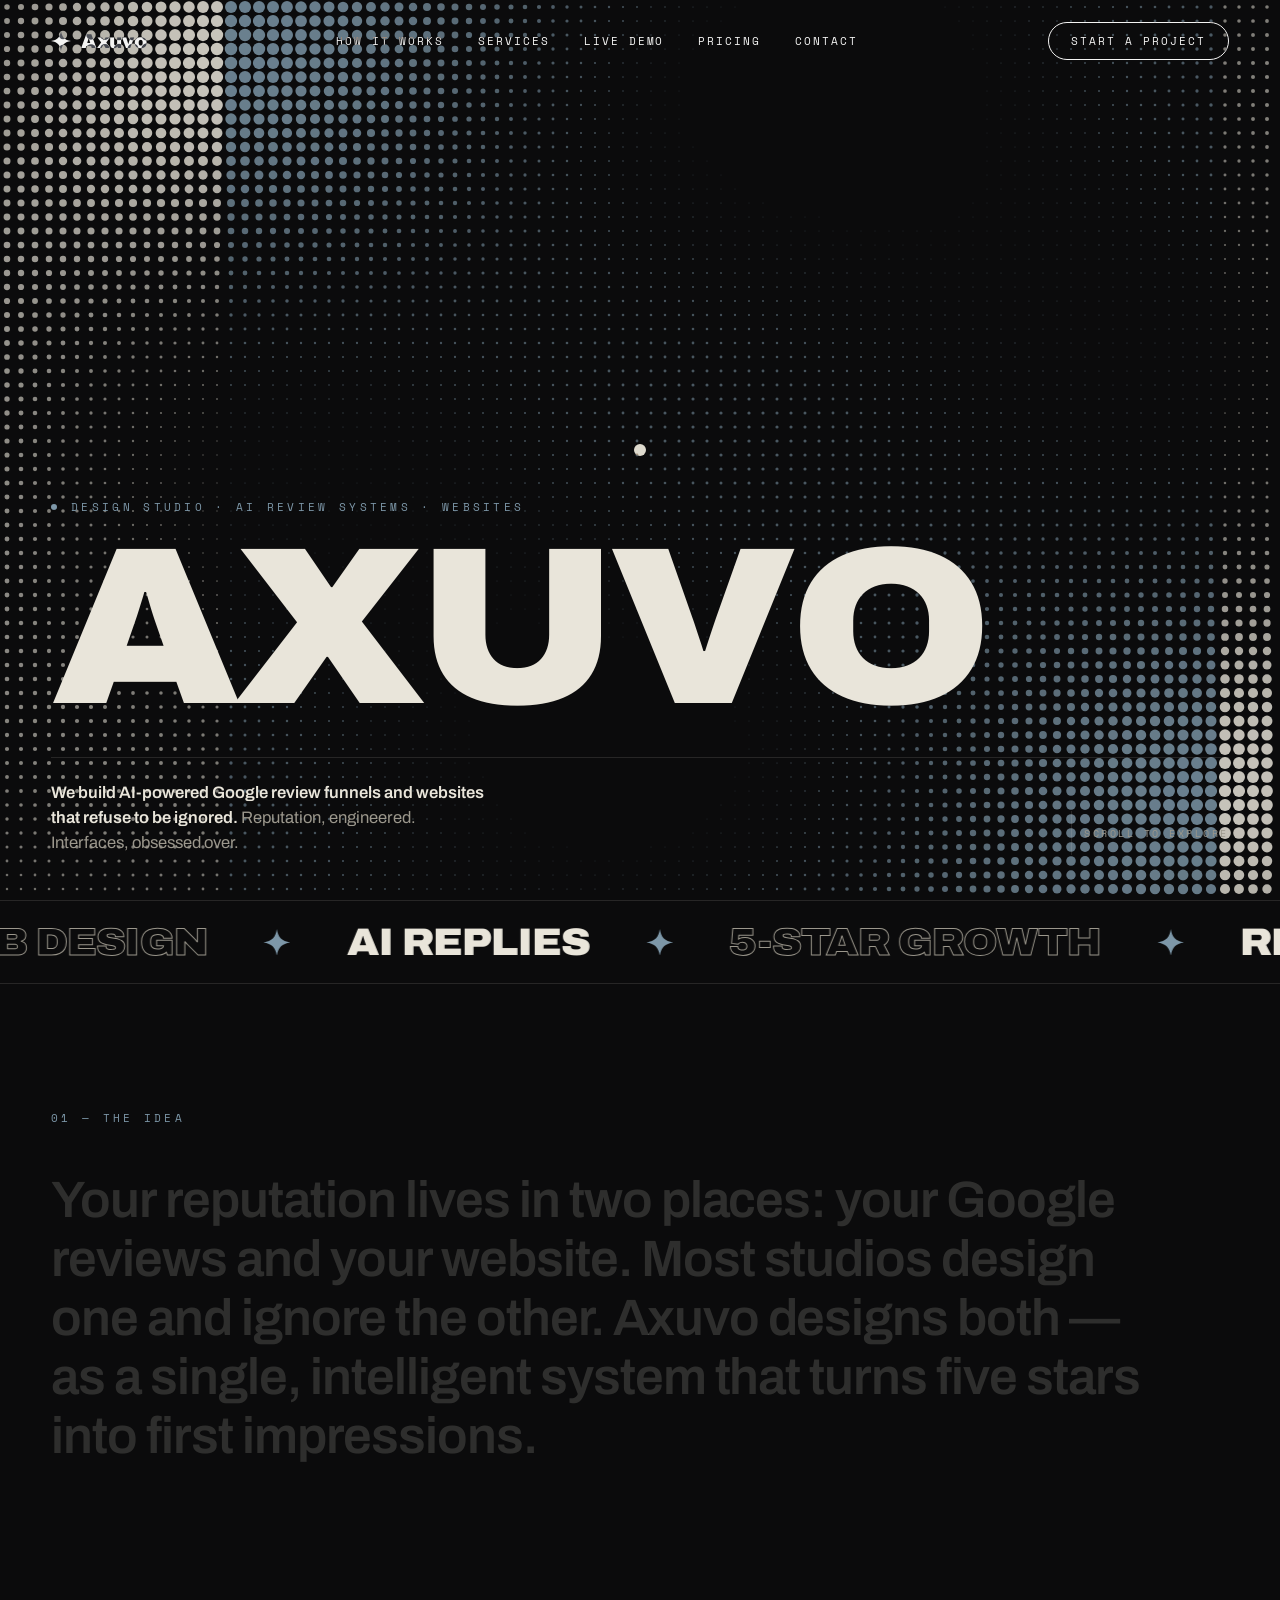
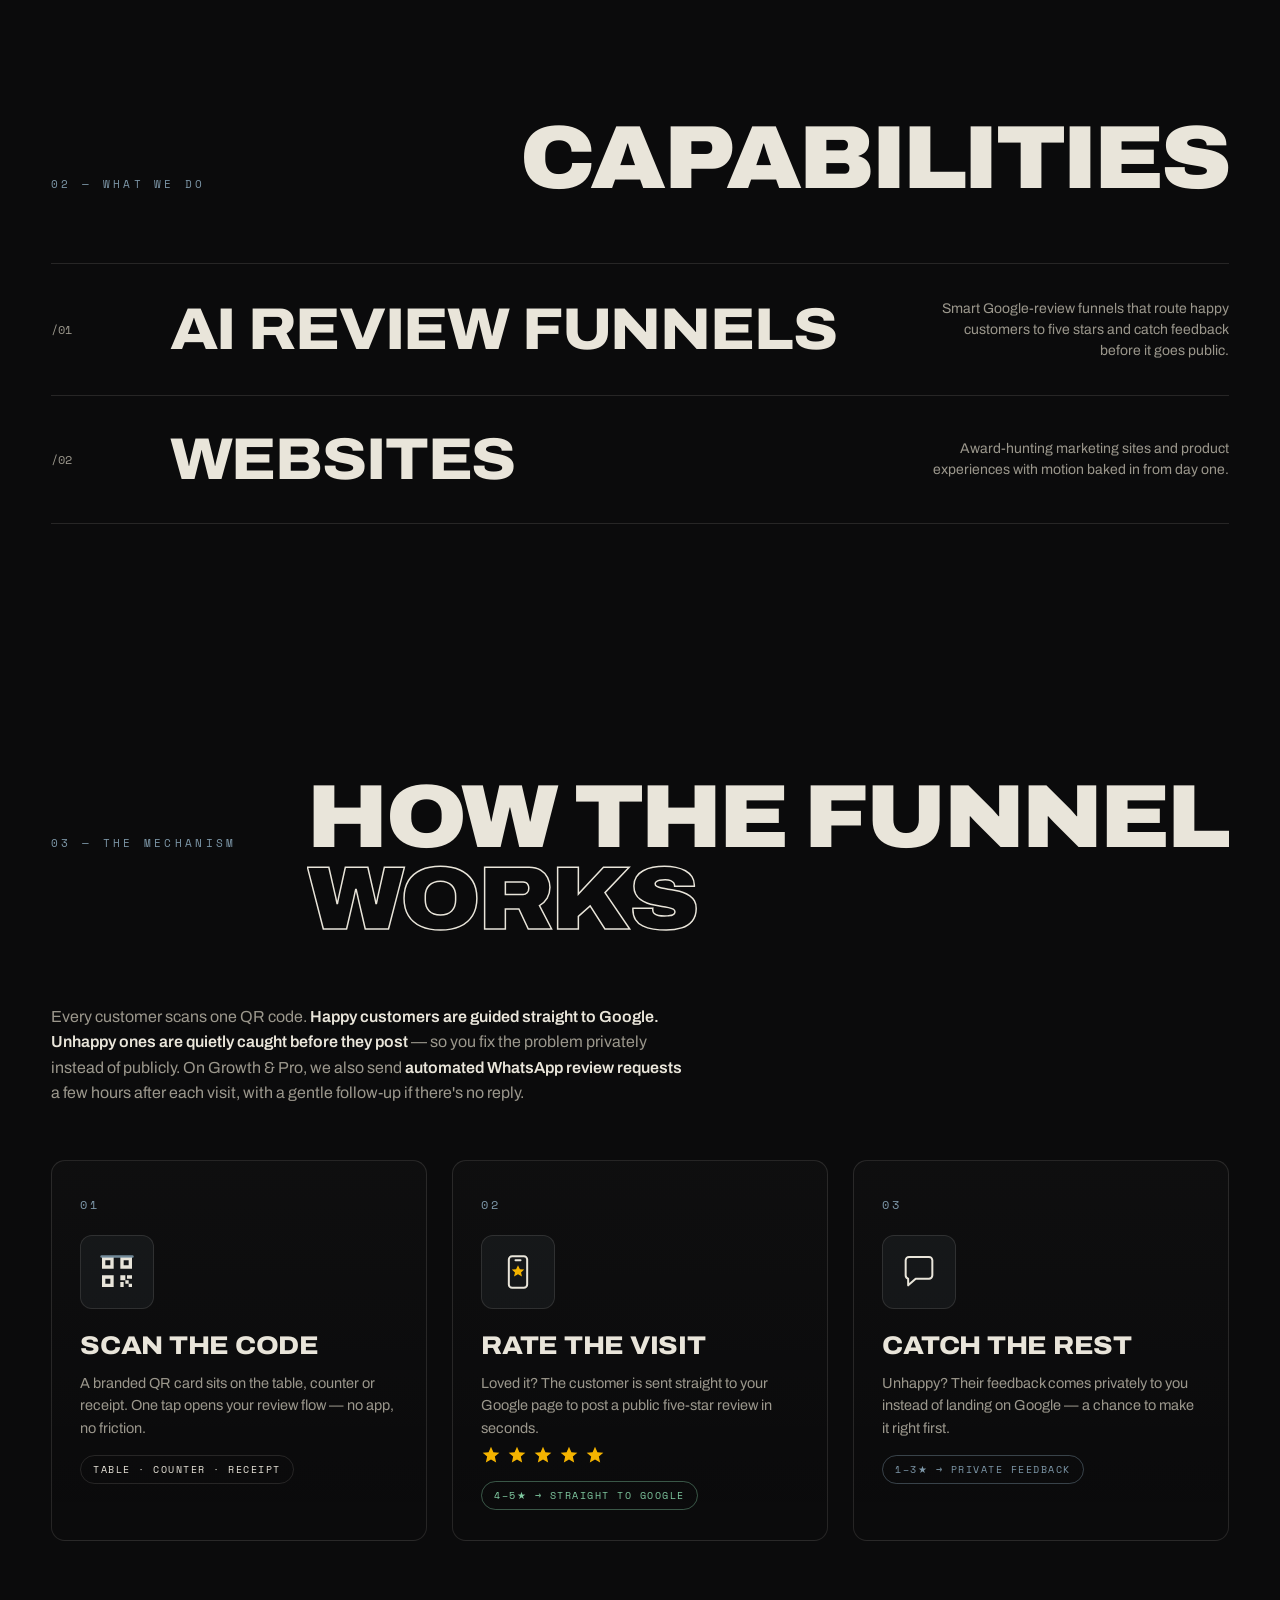
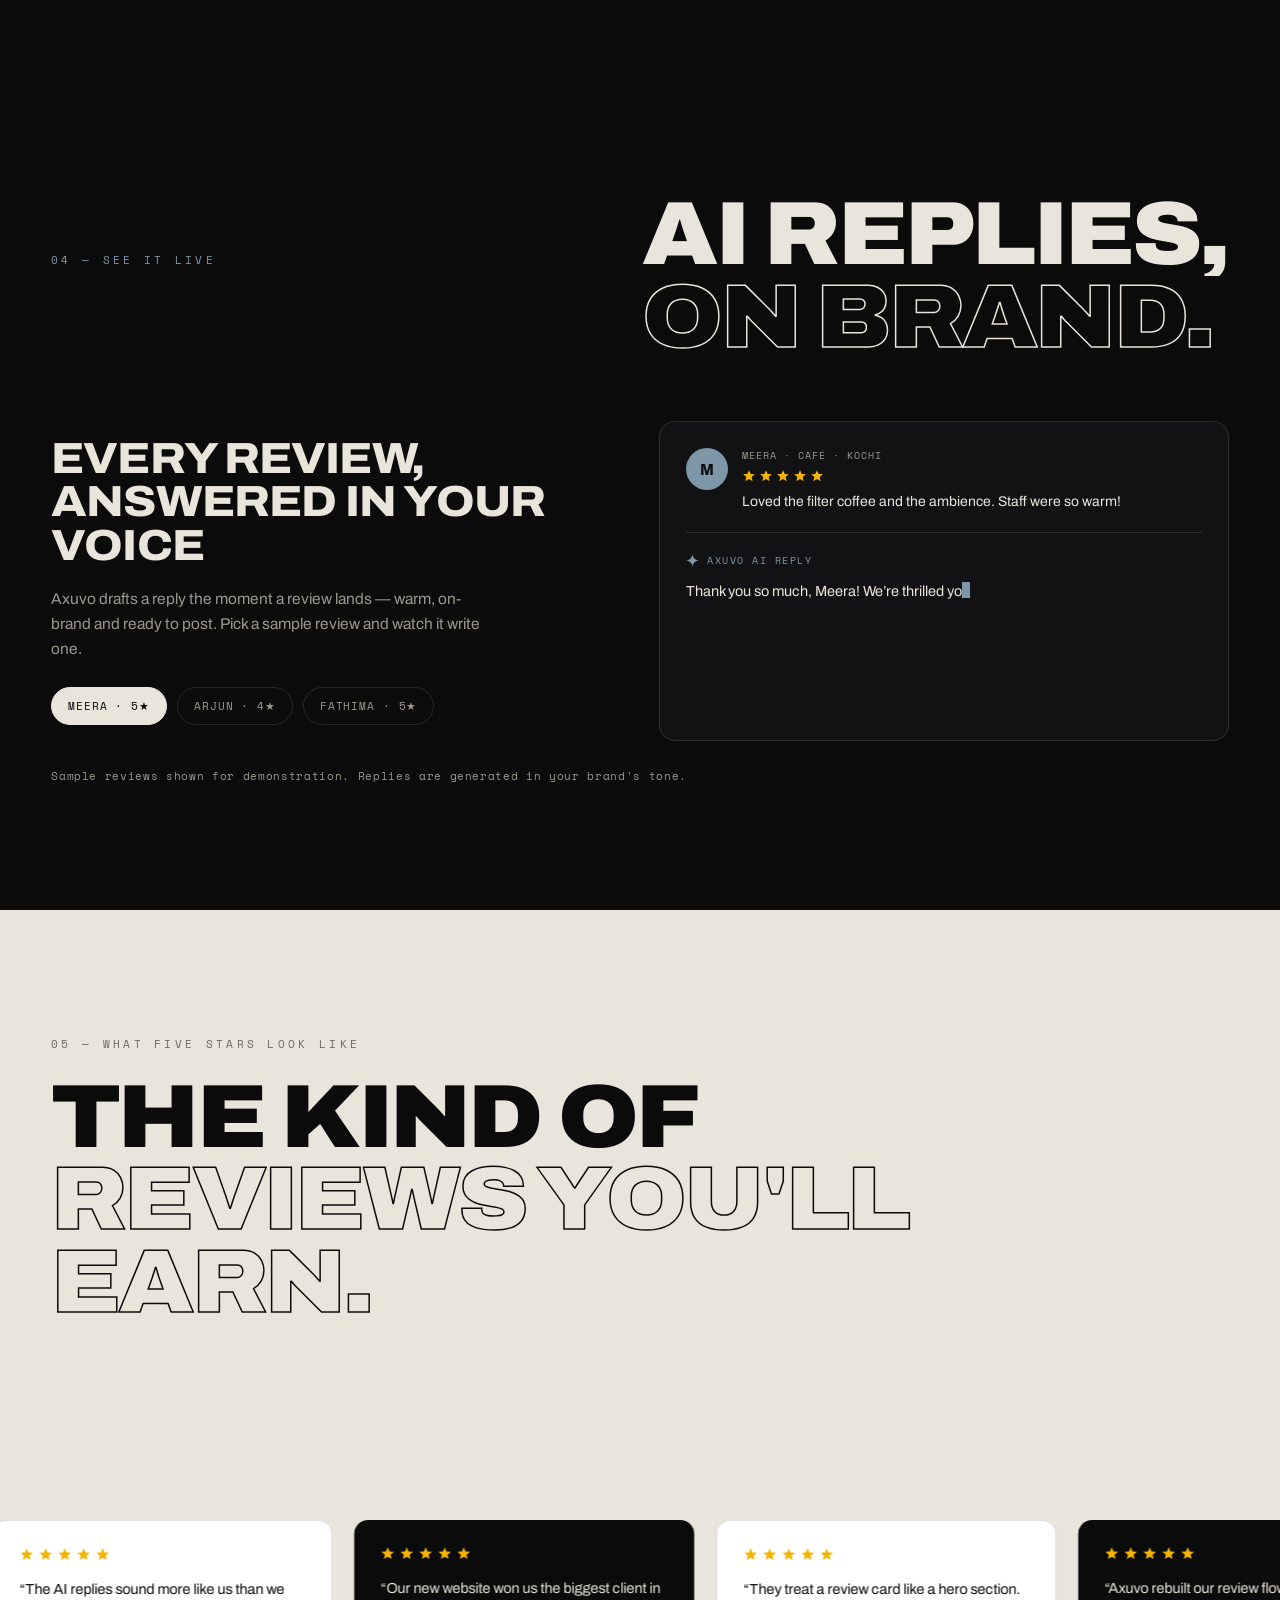
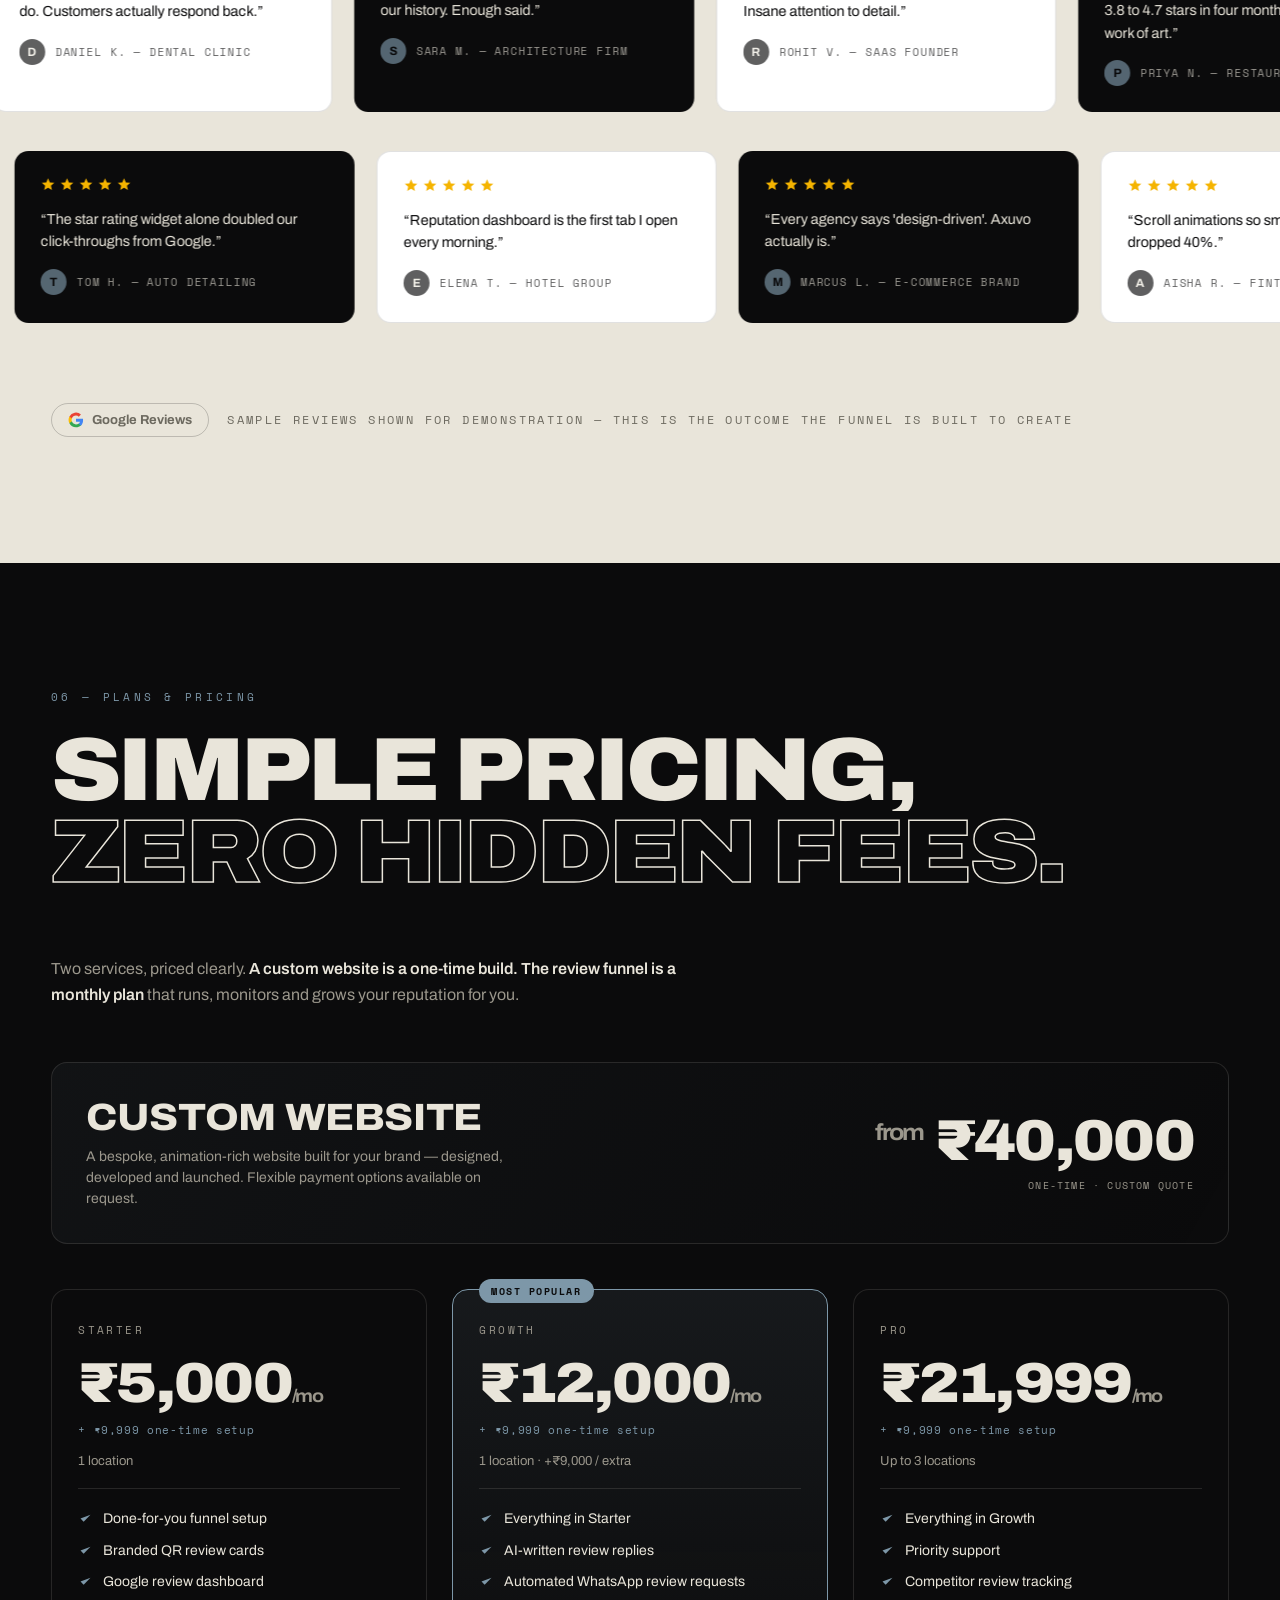
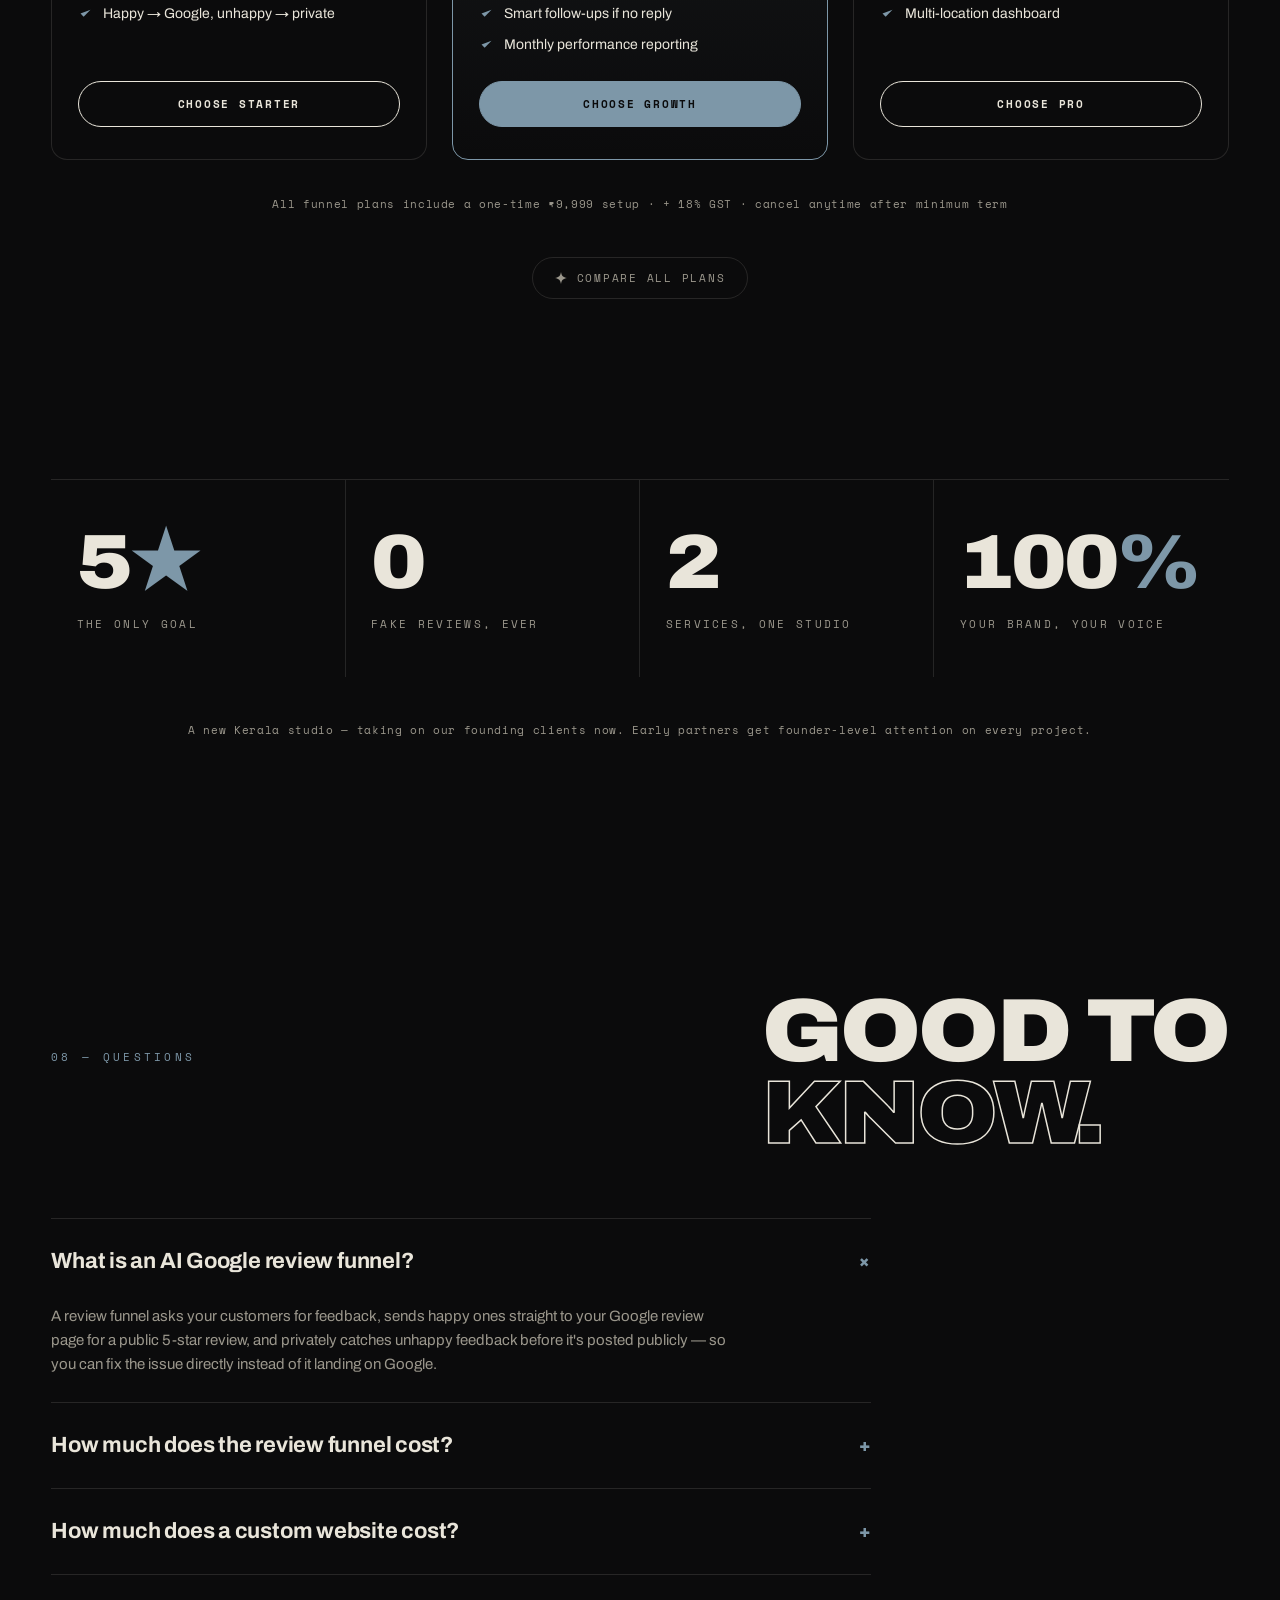
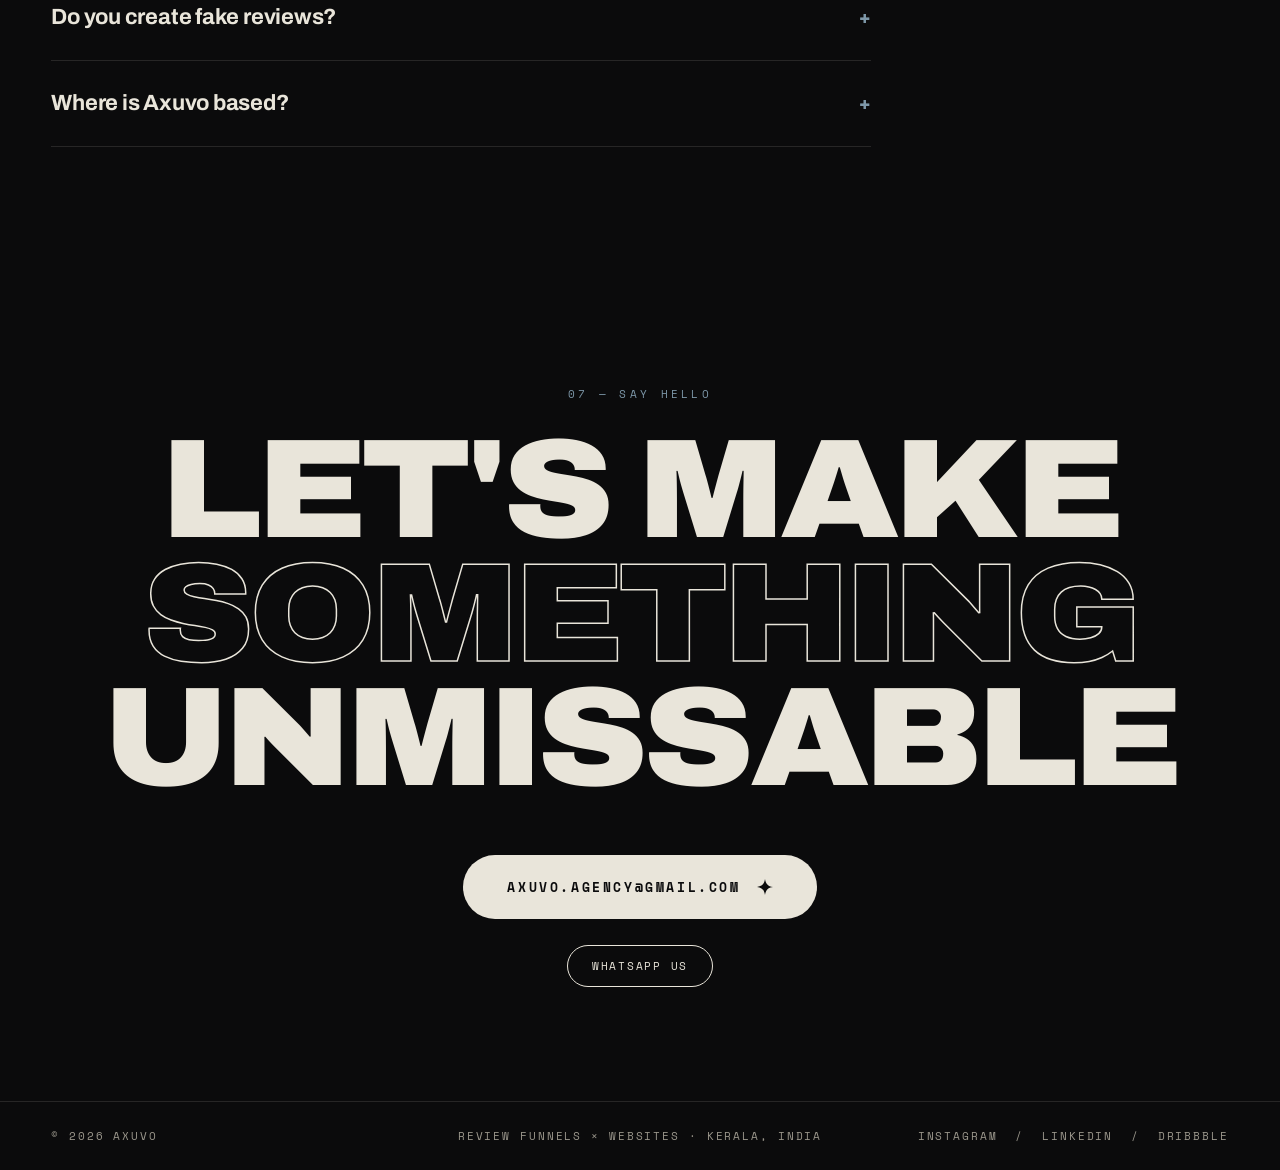
<file: axuvo-live/index.html>
<!DOCTYPE html>
<html lang="en">
<head>
<meta charset="UTF-8">
<meta name="viewport" content="width=device-width, initial-scale=1.0">

<!-- ===== Primary SEO ===== -->
<title>Axuvo — AI Google Review Funnels & Custom Websites | Kerala, India</title>
<meta name="description" content="Axuvo is a Kerala design studio building AI-powered Google review funnels and custom websites for local businesses. Turn happy customers into 5-star reviews, automatically.">
<meta name="keywords" content="Google review funnel, AI review management, get more Google reviews, review automation Kerala, custom website design Kerala, reputation management India, 5 star review system">
<meta name="author" content="Axuvo">
<meta name="robots" content="index, follow, max-image-preview:large">
<link rel="canonical" href="https://axuvo.in/">

<!-- ===== Geo (local SEO) ===== -->
<meta name="geo.region" content="IN-KL">
<meta name="geo.placename" content="Kerala, India">

<!-- ===== Open Graph (WhatsApp / LinkedIn / Facebook previews) ===== -->
<meta property="og:type" content="website">
<meta property="og:site_name" content="Axuvo">
<meta property="og:title" content="Axuvo — AI Google Review Funnels & Custom Websites">
<meta property="og:description" content="A Kerala studio building AI-powered Google review funnels and custom websites. Turn happy customers into 5-star reviews, automatically.">
<meta property="og:url" content="https://axuvo.in/">
<meta property="og:image" content="https://axuvo.in/assets/og-image.png">
<meta property="og:image:width" content="1200">
<meta property="og:image:height" content="630">
<meta property="og:locale" content="en_IN">

<!-- ===== Twitter / X card ===== -->
<meta name="twitter:card" content="summary_large_image">
<meta name="twitter:title" content="Axuvo — AI Google Review Funnels & Custom Websites">
<meta name="twitter:description" content="A Kerala studio building AI-powered Google review funnels and custom websites. Turn happy customers into 5-star reviews, automatically.">
<meta name="twitter:image" content="https://axuvo.in/assets/og-image.png">

<!-- ===== Favicon ===== -->
<link rel="icon" type="image/svg+xml" href="/favicon.svg">
<link rel="icon" type="image/png" href="/assets/favicon.png">
<link rel="apple-touch-icon" href="/assets/favicon.png">
<meta name="theme-color" content="#0b0b0c">

<!-- ===== Fonts & styles ===== -->
<link rel="preconnect" href="https://fonts.googleapis.com">
<link rel="preconnect" href="https://fonts.gstatic.com" crossorigin>
<link href="https://fonts.googleapis.com/css2?family=Archivo:wdth,wght@62..125,100..900&family=Space+Mono:wght@400;700&display=swap" rel="stylesheet">
<link rel="stylesheet" href="css/styles.css">

<!-- ===== FAQ section styles (self-contained, appended section only) ===== -->
<style>
.faq-list{max-width:820px}
.faq-item{border-top:1px solid var(--line)}
.faq-item:last-child{border-bottom:1px solid var(--line)}
.faq-item summary{
  list-style:none;cursor:none;padding:26px 0;display:flex;justify-content:space-between;align-items:center;gap:20px;
  font-weight:700;font-size:clamp(17px,2vw,22px);letter-spacing:-.01em;color:var(--bone);transition:color .3s;
}
.faq-item summary::-webkit-details-marker{display:none}
.faq-item summary::after{content:'+';font-family:var(--font-m);font-size:22px;color:var(--steel);flex:none;transition:transform .35s}
.faq-item[open] summary::after{transform:rotate(45deg)}
.faq-item summary:hover{color:var(--steel)}
.faq-item p{padding:0 0 26px;max-width:680px;font-size:15px;line-height:1.6;color:var(--bone-dim);animation:faqIn .4s ease}
@keyframes faqIn{from{opacity:0;transform:translateY(-6px)}to{opacity:1;transform:none}}
@media(hover:none){.faq-item summary{cursor:pointer}}
</style>

<!-- ===== Structured data: business (helps Google & AI cite you) ===== -->
<script type="application/ld+json">
{
  "@context": "https://schema.org",
  "@type": "ProfessionalService",
  "name": "Axuvo",
  "description": "Axuvo builds AI-powered Google review funnels and custom websites for local businesses in Kerala, India.",
  "url": "https://axuvo.in",
  "email": "axuvo.agency@gmail.com",
  "telephone": "+91-8590954151",
  "areaServed": { "@type": "State", "name": "Kerala" },
  "address": { "@type": "PostalAddress", "addressRegion": "Kerala", "addressCountry": "IN" },
  "sameAs": [
    "https://www.instagram.com/axuvo.agency",
    "https://www.linkedin.com/in/axuvo-agency-561063420",
    "https://dribbble.com/axuvo"
  ],
  "makesOffer": [
    {
      "@type": "Offer",
      "itemOffered": { "@type": "Service", "name": "AI Google Review Funnel", "description": "Automated Google review funnel that routes happy customers to 5-star reviews and catches negative feedback privately." },
      "priceSpecification": { "@type": "PriceSpecification", "priceCurrency": "INR", "price": "5000", "unitText": "per month" }
    },
    {
      "@type": "Offer",
      "itemOffered": { "@type": "Service", "name": "Custom Website Design", "description": "Bespoke, animation-rich websites built for local businesses." },
      "priceSpecification": { "@type": "PriceSpecification", "priceCurrency": "INR", "price": "40000" }
    }
  ]
}
</script>
<script type="application/ld+json">
{ "@context": "https://schema.org", "@type": "WebSite", "name": "Axuvo", "url": "https://axuvo.in" }
</script>
<script type="application/ld+json">
{
  "@context": "https://schema.org",
  "@type": "FAQPage",
  "mainEntity": [
    { "@type": "Question", "name": "What is an AI Google review funnel?",
      "acceptedAnswer": { "@type": "Answer", "text": "A review funnel is a system that asks your customers for feedback, sends happy ones straight to your Google review page for a public 5-star review, and privately catches unhappy feedback before it is posted publicly — so you can fix the issue directly." } },
    { "@type": "Question", "name": "How much does Axuvo's review funnel cost?",
      "acceptedAnswer": { "@type": "Answer", "text": "Axuvo's review funnel starts at ₹5,000 per month (Starter), with Growth at ₹12,000 per month and Pro at ₹21,999 per month for up to 3 locations. Each plan includes a one-time ₹9,999 setup fee." } },
    { "@type": "Question", "name": "How much does a custom website from Axuvo cost?",
      "acceptedAnswer": { "@type": "Answer", "text": "Custom websites start from ₹40,000 as a one-time build. Flexible payment options are available on request." } },
    { "@type": "Question", "name": "Does Axuvo create fake reviews?",
      "acceptedAnswer": { "@type": "Answer", "text": "No. Axuvo never creates fake reviews. The funnel only helps you collect genuine reviews from real customers and makes it easy for happy customers to leave a public 5-star review on Google." } },
    { "@type": "Question", "name": "Where is Axuvo based?",
      "acceptedAnswer": { "@type": "Answer", "text": "Axuvo is a design studio based in Kerala, India, serving local businesses across the region." } }
  ]
}
</script>
</head>
<body>
<div class="cursor" id="cursor"></div>

<!-- SVG defs: 4-point sparkle from the logo's A -->
<svg width="0" height="0" style="position:absolute">
  <defs>
    <symbol id="spark" viewBox="0 0 100 100">
      <path d="M50 0 C55 32 68 45 100 50 C68 55 55 68 50 100 C45 68 32 55 0 50 C32 45 45 32 50 0 Z"/>
    </symbol>
    <symbol id="sparkA" viewBox="0 0 40 100">
      <path d="M20 0 C22.5 36 27 45.5 40 50 C27 54.5 22.5 64 20 100 C17.5 64 13 54.5 0 50 C13 45.5 17.5 36 20 0 Z"/>
    </symbol>
    <symbol id="star" viewBox="0 0 24 24">
      <path d="M12 2l2.9 6.6 7.1.6-5.4 4.7 1.6 7L12 17.3 5.8 20.9l1.6-7L2 9.2l7.1-.6z"/>
    </symbol>
  </defs>
</svg>

<!-- preloader -->
<div class="preloader" id="preloader">
  <svg class="spark" fill="#e9e5da"><use href="#spark"/></svg>
  <div class="count" id="plcount">000</div>
</div>

<!-- nav -->
<nav class="nav">
  <a href="#top" class="logo hoverable" data-label="Top">
    <svg fill="#fff"><use href="#spark"/></svg> Axuvo
  </a>
  <div class="nav-links">
    <a href="#how" class="hoverable" data-label="Go">How it works</a>
    <a href="#services" class="hoverable" data-label="Go">Services</a>
    <a href="#demo" class="hoverable" data-label="Go">Live demo</a>
    <a href="#pricing" class="hoverable" data-label="Go" id="navPricing">Pricing</a>
    <a href="#contact" class="hoverable" data-label="Go">Contact</a>
  </div>
  <button class="cta-pill hoverable" data-label="Hi" onclick="window.open('https://wa.me/918590954151?text='+encodeURIComponent('Hi Axuvo, I\u2019d like to start a project.'),'_blank')">Start a project</button>
  <button class="nav-toggle" id="navToggle" aria-label="Menu"><span></span><span></span><span></span></button>
</nav>

<!-- mobile menu -->
<div class="mobile-menu" id="mobileMenu">
  <button class="mm-close" id="mmClose" aria-label="Close menu">
    <svg viewBox="0 0 24 24" width="26" height="26"><path d="M6 6l12 12M18 6L6 18" stroke="#e9e5da" stroke-width="2.2" stroke-linecap="round"/></svg>
  </button>
  <a href="#how" class="mm-link">How it works</a>
  <a href="#services" class="mm-link">Services</a>
  <a href="#demo" class="mm-link">Live demo</a>
  <a href="#pricing" class="mm-link">Pricing</a>
  <a href="#contact" class="mm-link">Contact</a>
  <div class="mm-foot">
    <a href="https://wa.me/918590954151" target="_blank" rel="noopener">WhatsApp</a>
    <a href="mailto:axuvo.agency@gmail.com">Email</a>
    <a href="https://www.instagram.com/axuvo.agency" target="_blank" rel="noopener">Instagram</a>
  </div>
</div>

<!-- hero -->
<header class="hero" id="top">
  <canvas id="halftone"></canvas>
  <div class="hero-inner">
    <div class="hero-eyebrow"><span class="dot"></span> Design studio · AI review systems · Websites</div>
    <h1 class="hero-title" id="heroTitle" aria-label="Axuvo">
      <span class="ch spark-a">A</span><span class="ch">X</span><span class="ch">U</span><span class="ch">V</span><span class="ch">O</span>
    </h1>
    <div class="hero-sub">
      <p><strong>We build AI-powered Google review funnels and websites that refuse to be ignored.</strong> Reputation, engineered. Interfaces, obsessed over.</p>
      <div class="hero-scroll"><span class="bar"></span> Scroll to explore</div>
    </div>
  </div>
</header>

<!-- marquee -->
<div class="marquee" aria-hidden="true">
  <div class="marquee-track" id="mq">
    <span>Review Funnels <svg fill="#7d97a8"><use href="#spark"/></svg></span>
    <span class="m-alt">Web Design <svg fill="#7d97a8"><use href="#spark"/></svg></span>
    <span>AI Replies <svg fill="#7d97a8"><use href="#spark"/></svg></span>
    <span class="m-alt">5-Star Growth <svg fill="#7d97a8"><use href="#spark"/></svg></span>
  </div>
</div>

<!-- manifesto -->
<section class="shell manifesto" id="about">
  <div class="sec-label" style="margin-bottom:5vh">01 — The idea</div>
  <p id="mani">Your reputation lives in two places: your Google reviews and your website. Most studios design one and ignore the other. Axuvo designs both — as a single, intelligent system that turns five stars into first impressions.</p>
</section>

<!-- services -->
<section class="shell" id="services">
  <div class="sec-head rv">
    <div class="sec-label">02 — What we do</div>
    <h2 class="sec-title"><span class="line"><span>Capabilities</span></span></h2>
  </div>
  <div class="svc-list">
    <div class="svc-row hoverable" data-label="View">
      <div class="svc-num">/01</div>
      <div class="svc-name">AI Review Funnels</div>
      <div class="svc-desc">Smart Google-review funnels that route happy customers to five stars and catch feedback before it goes public.</div>
      <div class="svc-img"><div class="fake" style="background:radial-gradient(circle at 30% 30%,#7d97a8,#0b0b0c 70%)"></div></div>
    </div>
    <div class="svc-row hoverable" data-label="View">
      <div class="svc-num">/02</div>
      <div class="svc-name">Websites</div>
      <div class="svc-desc">Award-hunting marketing sites and product experiences with motion baked in from day one.</div>
      <div class="svc-img"><div class="fake" style="background:conic-gradient(from 200deg,#e9e5da,#0b0b0c,#7d97a8,#0b0b0c)"></div></div>
    </div>
  </div>
</section>

<!-- how it works -->
<section class="shell" id="how">
  <div class="sec-head rv">
    <div class="sec-label">03 — The mechanism</div>
    <h2 class="sec-title"><span class="line"><span>How the funnel</span></span><span class="line"><span class="outline">works</span></span></h2>
  </div>
  <p class="price-lead rv">Every customer scans one QR code. <strong>Happy customers are guided straight to Google. Unhappy ones are quietly caught before they post</strong> — so you fix the problem privately instead of publicly. On Growth & Pro, we also send <strong>automated WhatsApp review requests</strong> a few hours after each visit, with a gentle follow-up if there's no reply.</p>
  <div class="how-grid">
    <div class="how-step rv">
      <div class="glyph">
        <svg viewBox="0 0 48 48" class="g-qr">
          <path class="qr-fill" d="M6 6h14v14H6V6zm4 4v6h6v-6h-6zM28 6h14v14H28V6zm4 4v6h6v-6h-6zM6 28h14v14H6V28zm4 4v6h6v-6h-6zM28 28h6v6h-6v-6zM36 28h6v4h-6v-4zM28 36h4v6h-4v-6zM34 34h4v4h-4v-4zM38 38h4v4h-4v-4z"/>
          <rect class="qr-scan" x="4" y="4" width="40" height="3" rx="1.5"/>
        </svg>
      </div>
      <h3>Scan the code</h3>
      <p>A branded QR card sits on the table, counter or receipt. One tap opens your review flow — no app, no friction.</p>
      <span class="tag">Table · counter · receipt</span>
    </div>
    <div class="how-step good rv">
      <div class="glyph">
        <svg viewBox="0 0 48 48" class="g-phone">
          <rect x="13" y="5" width="22" height="38" rx="4" fill="none" stroke="var(--bone)" stroke-width="2.4"/>
          <line x1="21" y1="10" x2="27" y2="10" stroke="var(--bone)" stroke-width="2.4" stroke-linecap="round"/>
          <path class="g-star" d="M24 16l2.3 4.7 5.2.4-3.9 3.4 1.2 5-4.8-2.8-4.8 2.8 1.2-5-3.9-3.4 5.2-.4z" fill="#f5b400"/>
        </svg>
      </div>
      <h3>Rate the visit</h3>
      <p>Loved it? The customer is sent straight to your Google page to post a public five-star review in seconds.</p>
      <div class="gate">
        <svg viewBox="0 0 24 24" style="animation-delay:.1s"><use href="#star"/></svg>
        <svg viewBox="0 0 24 24" style="animation-delay:.2s"><use href="#star"/></svg>
        <svg viewBox="0 0 24 24" style="animation-delay:.3s"><use href="#star"/></svg>
        <svg viewBox="0 0 24 24" style="animation-delay:.4s"><use href="#star"/></svg>
        <svg viewBox="0 0 24 24" style="animation-delay:.5s"><use href="#star"/></svg>
      </div>
      <span class="tag">4–5★ → straight to Google</span>
    </div>
    <div class="how-step guard rv">
      <div class="glyph">
        <svg viewBox="0 0 48 48" class="g-shield">
          <path d="M8 10a4 4 0 0 1 4-4h24a4 4 0 0 1 4 4v18a4 4 0 0 1-4 4H20l-9 8v-8a4 4 0 0 1-3-4V10z" fill="none" stroke="var(--bone)" stroke-width="2.4" stroke-linejoin="round"/>
          <path class="g-tick" d="M18 19l4 4 8-8" fill="none" stroke="var(--steel)" stroke-width="3" stroke-linecap="round" stroke-linejoin="round"/>
        </svg>
      </div>
      <h3>Catch the rest</h3>
      <p>Unhappy? Their feedback comes privately to you instead of landing on Google — a chance to make it right first.</p>
      <span class="tag">1–3★ → private feedback</span>
    </div>
  </div>
</section>

<!-- live reply-tool demo -->
<section class="shell" id="demo">
  <div class="sec-head rv">
    <div class="sec-label">04 — See it live</div>
    <h2 class="sec-title"><span class="line"><span>AI replies,</span></span><span class="line"><span class="outline">on brand.</span></span></h2>
  </div>
  <div class="demo-wrap">
    <div class="demo-copy rv">
      <h3>Every review, answered in your voice</h3>
      <p>Axuvo drafts a reply the moment a review lands — warm, on-brand and ready to post. Pick a sample review and watch it write one.</p>
      <div class="demo-pills" id="demoPills"></div>
    </div>
    <div class="demo-card rv">
      <div class="demo-review">
        <div class="av" id="dAv">A</div>
        <div>
          <div class="meta" id="dMeta">Sample review · Google</div>
          <div class="rstars" id="dStars"></div>
          <div class="rtext" id="dText">Pick a review to see Axuvo respond.</div>
        </div>
      </div>
      <div class="demo-reply">
        <div class="lbl"><svg class="spin"><use href="#spark"/></svg> Axuvo AI reply</div>
        <div class="demo-out" id="dOut"><span class="cur"></span></div>
      </div>
    </div>
  </div>
  <p class="price-foot rv" style="text-align:left;margin-top:3vh">Sample reviews shown for demonstration. Replies are generated in your brand's tone.</p>
</section>

<!-- reviews -->
<section class="reviews" id="reviews">
  <div class="shell">
    <div class="sec-head rv">
      <div class="sec-label">05 — What five stars look like</div>
      <h2 class="sec-title"><span class="line"><span>The kind of</span></span><span class="line"><span class="outline">reviews you'll earn.</span></span></h2>
    </div>
  </div>
  <div class="rev-belt" id="belt1"></div>
  <div class="rev-belt b2" id="belt2"></div>
  <div class="shell" style="padding-top:0">
    <div class="rev-tagline rv">
      <span class="g-badge"><svg width="16" height="16" viewBox="0 0 24 24"><path fill="#4285F4" d="M22.6 12.3c0-.8-.1-1.6-.2-2.3H12v4.5h5.9a5 5 0 0 1-2.2 3.3v2.8h3.6c2.1-2 3.3-4.9 3.3-8.3z"/><path fill="#34A853" d="M12 23c3 0 5.5-1 7.3-2.7l-3.6-2.8c-1 .7-2.3 1.1-3.7 1.1-2.9 0-5.3-1.9-6.2-4.6H2.1v2.9A11 11 0 0 0 12 23z"/><path fill="#FBBC05" d="M5.8 14a6.6 6.6 0 0 1 0-4.2V6.9H2.1a11 11 0 0 0 0 10z"/><path fill="#EA4335" d="M12 5.4c1.6 0 3.1.6 4.2 1.7l3.2-3.2A11 11 0 0 0 2.1 6.9l3.7 2.9C6.7 7.2 9.1 5.4 12 5.4z"/></svg> Google Reviews</span>
      <span>Sample reviews shown for demonstration — this is the outcome the funnel is built to create</span>
    </div>
  </div>
</section>

<!-- pricing -->
<section class="shell" id="pricing">
  <div class="sec-head rv">
    <div class="sec-label">06 — Plans & pricing</div>
    <h2 class="sec-title"><span class="line"><span>Simple pricing,</span></span><span class="line"><span class="outline">zero hidden fees.</span></span></h2>
  </div>
  <p class="price-lead rv">Two services, priced clearly. <strong>A custom website is a one-time build. The review funnel is a monthly plan</strong> that runs, monitors and grows your reputation for you.</p>

  <!-- website one-time -->
  <div class="web-card rv">
    <div class="l">
      <h3>Custom Website</h3>
      <p>A bespoke, animation-rich website built for your brand — designed, developed and launched. Flexible payment options available on request.</p>
    </div>
    <div class="r">
      <div class="amt"><em>from</em> ₹40,000</div>
      <div class="note">One-time · custom quote</div>
    </div>
  </div>

  <!-- funnel tiers -->
  <div id="pricingTiers"></div>

  <p class="price-foot rv">All funnel plans include a one-time ₹9,999 setup · + 18% GST · cancel anytime after minimum term</p>

  <div style="text-align:center">
    <div class="compare-toggle hoverable" id="cmpToggle" data-label="Compare"><svg><use href="#spark"/></svg> <span id="cmpLabel">Compare all plans</span></div>
  </div>
  <div class="compare-wrap" id="cmpWrap"></div>
</section>

<!-- honest stats -->
<section class="shell" style="padding-top:6vh">
  <div class="stats rv">
    <div class="stat"><div class="n">5<em>★</em></div><div class="l">The only goal</div></div>
    <div class="stat"><div class="n">0</div><div class="l">Fake reviews, ever</div></div>
    <div class="stat"><div class="n">2</div><div class="l">Services, one studio</div></div>
    <div class="stat"><div class="n">100<em>%</em></div><div class="l">Your brand, your voice</div></div>
  </div>
  <p class="price-foot rv" style="margin-top:5vh">A new Kerala studio — taking on our founding clients now. Early partners get founder-level attention on every project.</p>
</section>

<!-- FAQ (matches FAQ schema — helps Google & AI answer engines) -->
<section class="shell" id="faq">
  <div class="sec-head rv">
    <div class="sec-label">08 — Questions</div>
    <h2 class="sec-title"><span class="line"><span>Good to</span></span><span class="line"><span class="outline">know.</span></span></h2>
  </div>
  <div class="faq-list">
    <details class="faq-item" open>
      <summary>What is an AI Google review funnel?</summary>
      <p>A review funnel asks your customers for feedback, sends happy ones straight to your Google review page for a public 5-star review, and privately catches unhappy feedback before it's posted publicly — so you can fix the issue directly instead of it landing on Google.</p>
    </details>
    <details class="faq-item">
      <summary>How much does the review funnel cost?</summary>
      <p>Plans start at ₹5,000/month (Starter), ₹12,000/month (Growth) and ₹21,999/month (Pro, up to 3 locations). Each includes a one-time ₹9,999 setup. Growth and Pro also send automated WhatsApp review requests with smart follow-ups.</p>
    </details>
    <details class="faq-item">
      <summary>How much does a custom website cost?</summary>
      <p>Custom websites start from ₹40,000 as a one-time build. Flexible payment options are available on request — just ask when you get in touch.</p>
    </details>
    <details class="faq-item">
      <summary>Do you create fake reviews?</summary>
      <p>Never. Axuvo only helps you collect genuine reviews from real customers. The funnel simply makes it effortless for happy customers to leave an honest 5-star review on Google.</p>
    </details>
    <details class="faq-item">
      <summary>Where is Axuvo based?</summary>
      <p>We're a design studio based in Kerala, India, working with local businesses across the region — restaurants, clinics, salons, hotels and more.</p>
    </details>
  </div>
</section>

<!-- CTA / footer -->
<section class="cta" id="contact">
  <canvas id="halftone2"></canvas>
  <div class="cta-inner">
    <span class="sec-label">07 — Say hello</span>
    <h2><span class="row"><span>Let's make</span></span><span class="row"><span class="outline">something</span></span><span class="row"><span>unmissable</span></span></h2>
    <button class="cta-btn hoverable" data-label="Go" onclick="location.href='mailto:axuvo.agency@gmail.com'">
      axuvo.agency@gmail.com <svg fill="#0b0b0c"><use href="#spark"/></svg>
    </button>
    <div style="margin-top:26px;display:flex;gap:14px;justify-content:center;flex-wrap:wrap">
      <a class="cta-pill hoverable" data-label="Chat" style="border-color:var(--bone);color:var(--bone);padding:12px 24px;border:1px solid var(--bone);border-radius:99px;font-family:var(--font-m);font-size:11px;letter-spacing:.16em;text-transform:uppercase" href="https://wa.me/918590954151" target="_blank" rel="noopener">WhatsApp us</a>
    </div>
  </div>
</section>
<footer class="footer">
  <span>© 2026 Axuvo</span>
  <span>Review Funnels × Websites · Kerala, India</span>
  <span>
    <a href="https://www.instagram.com/axuvo.agency" class="hoverable" data-label="Open" target="_blank" rel="noopener">Instagram</a> &nbsp;/&nbsp;
    <a href="https://www.linkedin.com/in/axuvo-agency-561063420" class="hoverable" data-label="Open" target="_blank" rel="noopener">LinkedIn</a> &nbsp;/&nbsp;
    <a href="https://dribbble.com/axuvo" class="hoverable" data-label="Open" target="_blank" rel="noopener">Dribbble</a>
  </span>
</footer>

<!-- pricing modal (opened from nav "Pricing") -->
<div class="price-modal" id="priceModal" aria-hidden="true">
  <div class="pm-close hoverable" data-label="Close" id="pmClose"><svg><use href="#spark"/></svg></div>
  <div class="pm-inner">
    <div class="sec-head">
      <div class="sec-label">Plans & pricing</div>
      <h2 class="sec-title" style="transform:none"><span style="display:block">Choose your plan</span></h2>
    </div>
    <div class="web-card">
      <div class="l"><h3>Custom Website</h3><p>Bespoke, animation-rich website built for your brand. Flexible payment on request.</p></div>
      <div class="r"><div class="amt"><em>from</em> ₹40,000</div><div class="note">One-time · custom quote</div></div>
    </div>
    <div id="modalTiers"></div>
    <p class="price-foot">All funnel plans include a one-time ₹9,999 setup · + 18% GST · cancel anytime after minimum term</p>
    <div id="modalCompare" style="margin-top:5vh"></div>
  </div>
</div>

<script src="js/main.js"></script>
</body>
</html>
</file>
<file: axuvo-live/css/styles.css>
/* ============================================================
   AXUVO — Stylesheet
   Sections: variables · cursor · preloader · nav · hero ·
             marquee · manifesto · services · reviews · work ·
             stats · footer/cta · helpers · reduced-motion
   Brand colors:  --ink #0b0b0c · --bone #e9e5da · --steel #7d97a8
   ============================================================ */

:root{
  --ink:#0b0b0c;
  --ink-2:#121214;
  --bone:#e9e5da;
  --bone-dim:#9b978c;
  --steel:#7d97a8;
  --line:rgba(233,229,218,.12);
  --font-d:'Archivo',sans-serif;
  --font-m:'Space Mono',monospace;
}
*{margin:0;padding:0;box-sizing:border-box}
html{scroll-behavior:auto}
body{
  background:var(--ink);
  color:var(--bone);
  font-family:var(--font-d);
  font-weight:400;
  overflow-x:hidden;
  -webkit-font-smoothing:antialiased;
  cursor:none;
}
::selection{background:var(--bone);color:var(--ink)}
a{color:inherit;text-decoration:none;cursor:none}
button{cursor:none}
img{display:block;max-width:100%}

/* ---------- custom cursor ---------- */
.cursor{
  position:fixed;top:0;left:0;width:12px;height:12px;border-radius:50%;
  background:var(--bone);pointer-events:none;z-index:9999;
  transform:translate(-50%,-50%);
  transition:width .3s,height .3s,background .3s,opacity .3s;
  mix-blend-mode:difference;
}
.cursor.is-hover{width:64px;height:64px;background:#fff}
.cursor.is-hover::after{
  content:attr(data-label);position:absolute;inset:0;display:flex;align-items:center;justify-content:center;
  font-family:var(--font-m);font-size:9px;letter-spacing:.12em;color:#000;text-transform:uppercase;
}
@media (hover:none){.cursor{display:none}body,a,button{cursor:auto}}

/* ---------- preloader ---------- */
.preloader{
  position:fixed;inset:0;background:var(--ink);z-index:9000;
  display:flex;align-items:center;justify-content:center;flex-direction:column;gap:28px;
  transition:clip-path 1s cubic-bezier(.76,0,.24,1);
  clip-path:inset(0 0 0 0);
}
.preloader.done{clip-path:inset(0 0 100% 0)}
.preloader .spark{width:56px;height:56px;animation:sparkspin 2.4s cubic-bezier(.65,0,.35,1) infinite}
@keyframes sparkspin{0%{transform:rotate(0) scale(1)}50%{transform:rotate(180deg) scale(.55)}100%{transform:rotate(360deg) scale(1)}}
.preloader .count{font-family:var(--font-m);font-size:11px;letter-spacing:.3em;color:var(--bone-dim)}

/* ---------- nav ---------- */
.nav{
  position:fixed;top:0;left:0;right:0;z-index:800;
  display:flex;align-items:center;justify-content:space-between;
  padding:22px 4vw;
  mix-blend-mode:difference;
}
.nav .logo{display:flex;align-items:center;gap:10px;font-weight:900;font-size:20px;letter-spacing:-.02em;color:#fff}
.nav .logo svg{width:20px;height:20px}
.nav-links{display:flex;gap:34px;font-family:var(--font-m);font-size:11px;letter-spacing:.18em;text-transform:uppercase;color:#fff}
.nav-links a{position:relative;padding:4px 0}
.nav-links a::after{content:'';position:absolute;left:0;bottom:0;width:100%;height:1px;background:#fff;transform:scaleX(0);transform-origin:right;transition:transform .4s cubic-bezier(.76,0,.24,1)}
.nav-links a:hover::after{transform:scaleX(1);transform-origin:left}
.nav .cta-pill{
  font-family:var(--font-m);font-size:11px;letter-spacing:.18em;text-transform:uppercase;
  border:1px solid #fff;border-radius:99px;padding:10px 22px;color:#fff;background:transparent;
  transition:background .35s,color .35s;
}
.nav .cta-pill:hover{background:#fff;color:#000}
@media(max-width:760px){.nav-links{display:none}}

/* ---------- hero ---------- */
.hero{position:relative;min-height:100svh;display:flex;flex-direction:column;justify-content:flex-end;overflow:hidden}
#halftone{position:absolute;inset:0;width:100%;height:100%;z-index:0}
.hero-inner{position:relative;z-index:2;padding:0 4vw 5vh}
.hero-eyebrow{
  font-family:var(--font-m);font-size:11px;letter-spacing:.3em;text-transform:uppercase;color:var(--steel);
  display:flex;align-items:center;gap:14px;margin-bottom:2.5vh;
}
.hero-eyebrow .dot{width:6px;height:6px;border-radius:50%;background:var(--steel);animation:pulse 2s infinite}
@keyframes pulse{0%,100%{opacity:1}50%{opacity:.2}}
.hero-title{
  font-weight:900;font-stretch:110%;
  font-size:clamp(72px,17.5vw,300px);
  line-height:.82;letter-spacing:-.035em;text-transform:uppercase;
  display:flex;align-items:baseline;
}
.hero-title .ch{display:inline-block;transform:translateY(110%);opacity:0}
.hero-title .spark-a{position:relative;display:inline-block}
.hero-title .spark-a .notch{
  position:absolute;left:51%;top:50%;width:.14em;height:.36em;transform:translate(-50%,-50%);
}
.hero-sub{
  display:flex;justify-content:space-between;align-items:flex-end;gap:40px;flex-wrap:wrap;
  margin-top:4vh;border-top:1px solid var(--line);padding-top:22px;
}
.hero-sub p{max-width:440px;font-size:clamp(15px,1.3vw,19px);line-height:1.5;color:var(--bone-dim)}
.hero-sub p strong{color:var(--bone);font-weight:600}
.hero-scroll{font-family:var(--font-m);font-size:10px;letter-spacing:.25em;text-transform:uppercase;color:var(--bone-dim);display:flex;align-items:center;gap:12px}
.hero-scroll .bar{width:1px;height:44px;background:var(--line);position:relative;overflow:hidden}
.hero-scroll .bar::after{content:'';position:absolute;left:0;top:-100%;width:100%;height:100%;background:var(--bone);animation:drip 1.8s cubic-bezier(.76,0,.24,1) infinite}
@keyframes drip{to{top:100%}}

/* ---------- marquee ---------- */
.marquee{
  border-top:1px solid var(--line);border-bottom:1px solid var(--line);
  overflow:hidden;padding:20px 0;background:var(--ink);position:relative;z-index:2;
}
.marquee-track{display:flex;gap:56px;width:max-content;will-change:transform}
.marquee-track span{
  font-weight:900;font-stretch:110%;font-size:clamp(22px,3vw,40px);text-transform:uppercase;letter-spacing:-.02em;
  display:flex;align-items:center;gap:56px;white-space:nowrap;
}
.marquee-track .m-alt{color:transparent;-webkit-text-stroke:1px var(--bone-dim)}
.marquee-track svg{width:.7em;height:.7em;flex:none;animation:sparkspin 6s linear infinite}

/* ---------- section shell ---------- */
section{position:relative}
.shell{padding:14vh 4vw}
.sec-head{display:flex;align-items:baseline;justify-content:space-between;gap:24px;margin-bottom:7vh;flex-wrap:wrap}
.sec-label{font-family:var(--font-m);font-size:11px;letter-spacing:.3em;text-transform:uppercase;color:var(--steel)}
.sec-title{
  font-weight:900;font-stretch:110%;text-transform:uppercase;letter-spacing:-.03em;
  font-size:clamp(40px,7vw,110px);line-height:.92;
}
.sec-title .line{display:block;overflow:hidden}
.sec-title .line > span{display:inline-block;transform:translateY(110%);transition:transform 1s cubic-bezier(.76,0,.24,1)}
.in-view .sec-title .line > span{transform:translateY(0)}
.outline{color:transparent;-webkit-text-stroke:1.5px var(--bone)}

/* ---------- manifesto ---------- */
.manifesto p{
  font-size:clamp(26px,4vw,58px);font-weight:600;letter-spacing:-.02em;line-height:1.15;max-width:1100px;
}
.manifesto .w{color:rgba(233,229,218,.16);transition:color .5s}
.manifesto .w.lit{color:var(--bone)}
.manifesto .w.accent.lit{color:var(--steel)}

/* ---------- services ---------- */
.svc-row{
  border-top:1px solid var(--line);
  display:grid;grid-template-columns:80px 1fr auto;align-items:center;gap:3vw;
  padding:34px 0;position:relative;overflow:hidden;
  transition:padding .5s cubic-bezier(.76,0,.24,1);
}
.svc-row:last-child{border-bottom:1px solid var(--line)}
.svc-row::before{
  content:'';position:absolute;inset:0;background:var(--bone);
  transform:scaleY(0);transform-origin:bottom;transition:transform .5s cubic-bezier(.76,0,.24,1);
}
.svc-row:hover::before{transform:scaleY(1)}
.svc-row > *{position:relative;z-index:1;transition:color .4s}
.svc-row:hover > *{color:var(--ink)}
.svc-num{font-family:var(--font-m);font-size:12px;color:var(--bone-dim)}
.svc-name{font-weight:800;font-stretch:110%;font-size:clamp(26px,4.6vw,64px);text-transform:uppercase;letter-spacing:-.02em;line-height:1}
.svc-desc{font-size:14px;line-height:1.5;color:var(--bone-dim);max-width:300px;text-align:right}
.svc-row:hover .svc-desc,.svc-row:hover .svc-num{color:rgba(11,11,12,.7)}
.svc-row .svc-img{
  position:absolute;right:26%;top:50%;width:230px;height:150px;z-index:2;pointer-events:none;
  transform:translateY(-50%) scale(.7) rotate(-6deg);opacity:0;border-radius:6px;overflow:hidden;
  transition:opacity .4s,transform .5s cubic-bezier(.34,1.56,.64,1);
}
.svc-row:hover .svc-img{opacity:1;transform:translateY(-50%) scale(1) rotate(-3deg)}
.svc-img .fake{width:100%;height:100%}
@media(max-width:760px){.svc-row{grid-template-columns:40px 1fr}.svc-desc,.svc-img{display:none}}

/* ---------- reviews ---------- */
.reviews{background:var(--bone);color:var(--ink);overflow:hidden}
.reviews .sec-label{color:#6d6a60}
.reviews .outline{-webkit-text-stroke-color:var(--ink)}
.rev-belt{display:flex;gap:22px;width:max-content;will-change:transform;padding:8px 0}
.rev-belt.b2{margin-top:22px}
.rev-card{
  width:340px;flex:none;background:var(--ink);color:var(--bone);border-radius:14px;padding:26px;
  display:flex;flex-direction:column;gap:16px;
  transform:rotate(0deg);transition:transform .4s;
}
.rev-card:hover{transform:rotate(-1.5deg) scale(1.03)}
.rev-card.alt{background:#fff;color:var(--ink);border:1px solid rgba(11,11,12,.12)}
.rev-stars{display:flex;gap:4px}
.rev-stars svg{width:15px;height:15px;fill:#f5b400}
.rev-txt{font-size:14.5px;line-height:1.55}
.rev-meta{display:flex;align-items:center;gap:10px;font-family:var(--font-m);font-size:10.5px;letter-spacing:.08em;text-transform:uppercase;opacity:.65}
.rev-meta .avatar{width:26px;height:26px;border-radius:50%;font-weight:700;display:flex;align-items:center;justify-content:center;font-family:var(--font-d);font-size:12px;letter-spacing:0}
.rev-tagline{
  margin-top:8vh;display:flex;align-items:center;gap:18px;flex-wrap:wrap;
  font-family:var(--font-m);font-size:12px;letter-spacing:.2em;text-transform:uppercase;color:#6d6a60;
}
.g-badge{display:flex;align-items:center;gap:8px;border:1px solid rgba(11,11,12,.2);border-radius:99px;padding:8px 16px;font-weight:700;font-family:var(--font-d);letter-spacing:0;font-size:13px;text-transform:none}

/* ---------- work ---------- */
.work-grid{display:grid;grid-template-columns:1fr 1fr;gap:4vw 3vw}
.work-item{position:relative}
.work-item:nth-child(even){transform:translateY(9vh)}
.work-thumb{
  aspect-ratio:4/3;border-radius:10px;overflow:hidden;position:relative;border:1px solid var(--line);
}
.work-thumb .visual{position:absolute;inset:-8%;transition:transform .8s cubic-bezier(.22,1,.36,1)}
.work-item:hover .visual{transform:scale(1.06)}
.work-info{display:flex;justify-content:space-between;align-items:baseline;margin-top:16px;gap:12px}
.work-info h3{font-weight:800;font-stretch:110%;font-size:clamp(20px,2.2vw,30px);text-transform:uppercase;letter-spacing:-.01em}
.work-info span{font-family:var(--font-m);font-size:10.5px;letter-spacing:.18em;text-transform:uppercase;color:var(--bone-dim)}
@media(max-width:760px){.work-grid{grid-template-columns:1fr}.work-item:nth-child(even){transform:none}}

/* ---------- stats ---------- */
.stats{display:grid;grid-template-columns:repeat(4,1fr);border-top:1px solid var(--line)}
.stat{padding:5vh 2vw;border-right:1px solid var(--line)}
.stat:last-child{border-right:none}
.stat .n{font-weight:900;font-stretch:110%;font-size:clamp(44px,6vw,92px);letter-spacing:-.03em;line-height:1}
.stat .n em{font-style:normal;color:var(--steel)}
.stat .l{font-family:var(--font-m);font-size:10.5px;letter-spacing:.22em;text-transform:uppercase;color:var(--bone-dim);margin-top:14px}
@media(max-width:760px){.stats{grid-template-columns:1fr 1fr}.stat{border-bottom:1px solid var(--line)}}

/* ---------- footer cta ---------- */
.cta{min-height:92svh;display:flex;flex-direction:column;justify-content:center;align-items:center;text-align:center;position:relative;overflow:hidden}
#halftone2{position:absolute;inset:0;width:100%;height:100%;z-index:0;opacity:.85}
.cta-inner{position:relative;z-index:2;padding:0 4vw}
.cta .sec-label{display:block;margin-bottom:3vh}
.cta h2{
  font-weight:900;font-stretch:110%;font-size:clamp(52px,11vw,190px);text-transform:uppercase;letter-spacing:-.035em;line-height:.88;
}
.cta h2 .row{display:block;overflow:hidden}
.cta h2 .row > span{display:inline-block;transform:translateY(110%);transition:transform 1s cubic-bezier(.76,0,.24,1)}
.in-view.cta h2 .row > span{transform:translateY(0)}
.cta-btn{
  margin-top:6vh;display:inline-flex;align-items:center;gap:16px;
  background:var(--bone);color:var(--ink);border:none;border-radius:99px;
  font-family:var(--font-m);font-size:13px;letter-spacing:.2em;text-transform:uppercase;font-weight:700;
  padding:22px 44px;position:relative;overflow:hidden;transition:transform .3s;
}
.cta-btn:hover{transform:scale(1.05)}
.cta-btn svg{width:16px;height:16px;transition:transform .4s}
.cta-btn:hover svg{transform:rotate(180deg)}
.footer{
  border-top:1px solid var(--line);padding:26px 4vw;
  display:grid;grid-template-columns:1fr auto 1fr;align-items:center;gap:20px;
  font-family:var(--font-m);font-size:10.5px;letter-spacing:.18em;text-transform:uppercase;color:var(--bone-dim);
  position:relative;z-index:2;background:var(--ink);
}
.footer > span:nth-child(1){justify-self:start;text-align:left}
.footer > span:nth-child(2){justify-self:center;text-align:center}
.footer > span:nth-child(3){justify-self:end;text-align:right}
.footer a:hover{color:var(--bone)}
@media(max-width:760px){
  .footer{grid-template-columns:1fr;text-align:center;gap:16px}
  .footer > span:nth-child(1),.footer > span:nth-child(2),.footer > span:nth-child(3){justify-self:center;text-align:center}
  .footer > span:nth-child(1){order:1}
  .footer > span:nth-child(3){order:2}
  .footer > span:nth-child(2){order:3}
}

/* ---------- how it works ---------- */
.how-grid{display:grid;grid-template-columns:repeat(3,1fr);gap:2vw;counter-reset:step}
.how-step{
  position:relative;border:1px solid var(--line);border-radius:14px;padding:34px 28px 30px;
  background:linear-gradient(180deg,rgba(233,229,218,.02),transparent);overflow:hidden;
}
.how-step::before{
  content:'0'counter(step);counter-increment:step;
  font-family:var(--font-m);font-size:12px;letter-spacing:.2em;color:var(--steel);
}
.how-step .glyph{
  width:74px;height:74px;margin:22px 0 24px;border-radius:12px;position:relative;
  display:flex;align-items:center;justify-content:center;overflow:hidden;
  border:1px solid var(--line);background:rgba(125,151,168,.07);
}
.how-step .glyph svg{width:40px;height:40px}
/* QR: fill + sweeping scan line */
.g-qr .qr-fill{fill:var(--bone)}
.g-qr .qr-scan{fill:var(--steel);opacity:.9}
.in-view .g-qr .qr-scan{animation:scanSweep 2.4s cubic-bezier(.65,0,.35,1) infinite}
@keyframes scanSweep{0%{transform:translateY(0)}50%{transform:translateY(38px)}100%{transform:translateY(0)}}
/* phone star pop */
.in-view .g-star{transform-origin:24px 24px;animation:starBeat 2.6s ease-in-out infinite}
@keyframes starBeat{0%,70%,100%{transform:scale(1)}80%{transform:scale(1.25) rotate(8deg)}}
/* shield tick draw */
.g-tick{stroke-dasharray:22;stroke-dashoffset:22}
.in-view .g-tick{animation:tickDraw 2.6s ease-in-out infinite}
@keyframes tickDraw{0%,60%{stroke-dashoffset:22}75%,100%{stroke-dashoffset:0}}
.how-step h3{font-weight:800;font-stretch:110%;font-size:clamp(20px,2vw,27px);text-transform:uppercase;letter-spacing:-.01em;line-height:1.05;margin-bottom:12px}
.how-step p{font-size:14.5px;line-height:1.55;color:var(--bone-dim)}
.how-step .tag{
  display:inline-block;margin-top:16px;font-family:var(--font-m);font-size:10px;letter-spacing:.15em;
  text-transform:uppercase;padding:6px 12px;border-radius:99px;border:1px solid var(--line);
}
.how-step.good .tag{color:#7fc9a0;border-color:rgba(127,201,160,.4)}
.how-step.guard .tag{color:var(--steel);border-color:rgba(125,151,168,.4)}
/* animated star gate mini-visual */
.gate{display:flex;gap:6px;margin-top:6px}
.gate svg{width:20px;height:20px;fill:#f5b400;opacity:0;animation:gatePop .5s cubic-bezier(.34,1.56,.64,1) forwards}
.in-view .gate svg{animation-play-state:running}
@keyframes gatePop{from{opacity:0;transform:scale(0) rotate(-30deg)}to{opacity:1;transform:none}}
.how-arrow{display:flex;align-items:center;justify-content:center;color:var(--bone-dim)}
@media(max-width:820px){.how-grid{grid-template-columns:1fr;gap:16px}}

/* ---------- reply-tool demo ---------- */
.demo-wrap{display:grid;grid-template-columns:1fr 1fr;gap:3vw;align-items:center}
.demo-copy h3{font-weight:800;font-stretch:110%;font-size:clamp(26px,3.4vw,46px);text-transform:uppercase;letter-spacing:-.02em;line-height:1;margin-bottom:20px}
.demo-copy p{font-size:15.5px;line-height:1.6;color:var(--bone-dim);max-width:440px;margin-bottom:26px}
.demo-pills{display:flex;flex-wrap:wrap;gap:10px}
.demo-pills button{
  font-family:var(--font-m);font-size:11px;letter-spacing:.08em;text-transform:uppercase;
  border:1px solid var(--line);background:transparent;color:var(--bone-dim);border-radius:99px;padding:10px 16px;
  transition:border-color .3s,color .3s,background .3s;
}
.demo-pills button:hover{color:var(--bone);border-color:var(--bone)}
.demo-pills button.active{background:var(--bone);color:var(--ink);border-color:var(--bone)}
.demo-card{
  border:1px solid var(--line);border-radius:16px;padding:26px;background:var(--ink-2);position:relative;min-height:320px;
}
.demo-review{display:flex;gap:14px;padding-bottom:20px;border-bottom:1px solid var(--line)}
.demo-review .av{width:42px;height:42px;border-radius:50%;flex:none;background:var(--steel);color:var(--ink);font-weight:700;display:flex;align-items:center;justify-content:center;font-size:16px}
.demo-review .meta{font-family:var(--font-m);font-size:10px;letter-spacing:.1em;text-transform:uppercase;color:var(--bone-dim);margin-bottom:6px}
.demo-review .rstars{display:flex;gap:3px;margin-bottom:8px}
.demo-review .rstars svg{width:14px;height:14px;fill:#f5b400}
.demo-review .rtext{font-size:14px;line-height:1.5}
.demo-reply{padding-top:20px}
.demo-reply .lbl{font-family:var(--font-m);font-size:10px;letter-spacing:.15em;text-transform:uppercase;color:var(--steel);display:flex;align-items:center;gap:8px;margin-bottom:12px}
.demo-reply .lbl .spin{width:13px;height:13px;fill:var(--steel);animation:sparkspin 4s linear infinite}
.demo-out{font-size:14.5px;line-height:1.6;min-height:80px;white-space:pre-wrap}
.demo-out .cur{display:inline-block;width:8px;height:1.1em;background:var(--steel);vertical-align:-2px;animation:blink 1s steps(1) infinite}
@keyframes blink{50%{opacity:0}}
@media(max-width:820px){.demo-wrap{grid-template-columns:1fr;gap:26px}}

/* ---------- pricing ---------- */
.price-lead{max-width:640px;font-size:16px;line-height:1.6;color:var(--bone-dim);margin-bottom:6vh}
.price-lead strong{color:var(--bone);font-weight:600}
.web-card{
  border:1px solid var(--line);border-radius:16px;padding:34px;display:flex;justify-content:space-between;
  align-items:center;gap:24px;flex-wrap:wrap;margin-bottom:5vh;
  background:linear-gradient(120deg,rgba(125,151,168,.06),transparent);
}
.web-card .l h3{font-weight:800;font-stretch:110%;font-size:clamp(24px,3vw,38px);text-transform:uppercase;letter-spacing:-.01em;margin-bottom:8px}
.web-card .l p{font-size:14px;color:var(--bone-dim);max-width:420px;line-height:1.5}
.web-card .r{text-align:right}
.web-card .r .amt{font-weight:900;font-stretch:110%;font-size:clamp(34px,4.5vw,60px);letter-spacing:-.03em;line-height:1}
.web-card .r .amt em{font-style:normal;font-size:.4em;color:var(--bone-dim);vertical-align:super;font-weight:700}
.web-card .r .note{font-family:var(--font-m);font-size:10px;letter-spacing:.12em;text-transform:uppercase;color:var(--bone-dim);margin-top:8px}
.tiers{display:grid;grid-template-columns:repeat(3,1fr);gap:2vw}
.tier{
  border:1px solid var(--line);border-radius:16px;padding:32px 26px;display:flex;flex-direction:column;
  background:var(--ink);position:relative;transition:transform .4s cubic-bezier(.22,1,.36,1),border-color .4s;
}
.tier:hover{transform:translateY(-8px);border-color:rgba(233,229,218,.28)}
.tier.pop{border-color:var(--steel);background:linear-gradient(180deg,rgba(125,151,168,.1),transparent)}
.tier .badge{
  position:absolute;top:-11px;left:26px;background:var(--steel);color:var(--ink);
  font-family:var(--font-m);font-size:9.5px;letter-spacing:.16em;text-transform:uppercase;font-weight:700;
  padding:5px 12px;border-radius:99px;
}
.tier .tname{font-family:var(--font-m);font-size:11px;letter-spacing:.22em;text-transform:uppercase;color:var(--bone-dim);margin-bottom:18px}
.tier .tprice{font-weight:900;font-stretch:110%;font-size:clamp(38px,4.4vw,58px);letter-spacing:-.03em;line-height:1}
.tier .tprice em{font-style:normal;font-size:.32em;color:var(--bone-dim);font-weight:700}
.tier .tsetup{font-family:var(--font-m);font-size:11px;letter-spacing:.06em;color:var(--steel);margin-top:10px}
.tier .tloc{font-size:13px;color:var(--bone-dim);margin:16px 0 20px;padding-bottom:20px;border-bottom:1px solid var(--line)}
.tier ul{list-style:none;display:flex;flex-direction:column;gap:12px;flex:1}
.tier li{font-size:14px;line-height:1.4;display:flex;gap:10px;align-items:flex-start}
.tier li svg{width:15px;height:15px;flex:none;margin-top:2px;fill:var(--steel)}
.tier .tbtn{
  margin-top:26px;text-align:center;border:1px solid var(--bone);border-radius:99px;padding:14px;
  font-family:var(--font-m);font-size:11px;letter-spacing:.16em;text-transform:uppercase;font-weight:700;
  transition:background .35s,color .35s;
}
.tier .tbtn:hover{background:var(--bone);color:var(--ink)}
.tier.pop .tbtn{background:var(--steel);border-color:var(--steel);color:var(--ink)}
.tier.pop .tbtn:hover{background:var(--bone);border-color:var(--bone)}
.price-foot{font-family:var(--font-m);font-size:11px;letter-spacing:.06em;color:var(--bone-dim);margin-top:4vh;text-align:center}
.compare-toggle{
  display:inline-flex;align-items:center;gap:10px;margin:5vh auto 0;cursor:none;
  font-family:var(--font-m);font-size:11px;letter-spacing:.16em;text-transform:uppercase;
  border:1px solid var(--line);border-radius:99px;padding:12px 22px;transition:border-color .3s,color .3s;color:var(--bone-dim);
}
.compare-toggle:hover{color:var(--bone);border-color:var(--bone)}
.compare-toggle svg{width:12px;height:12px;fill:currentColor;transition:transform .4s}
.compare-toggle.open svg{transform:rotate(45deg)}
.compare-wrap{max-height:0;overflow:hidden;transition:max-height .7s cubic-bezier(.76,0,.24,1);margin-top:0}
.compare-wrap.open{max-height:1400px;margin-top:4vh}
.ctable{width:100%;border-collapse:collapse;font-size:14px}
.ctable th,.ctable td{padding:16px 14px;text-align:left;border-bottom:1px solid var(--line)}
.ctable thead th{font-family:var(--font-m);font-size:10.5px;letter-spacing:.14em;text-transform:uppercase;color:var(--bone-dim);font-weight:400}
.ctable thead th.hi{color:var(--steel)}
.ctable td.feat{color:var(--bone-dim)}
.ctable td.mid{text-align:center}
.ctable td.mid svg{width:16px;height:16px;fill:var(--steel)}
.ctable td.mid .no{color:rgba(233,229,218,.25)}
.ctable tbody tr:hover td{background:rgba(233,229,218,.02)}
@media(max-width:820px){.tiers{grid-template-columns:1fr;gap:16px}.web-card .r{text-align:left}.ctable{font-size:12px}.ctable th,.ctable td{padding:11px 8px}}

/* full-screen pricing overlay (opened from nav "Pricing") */
.price-modal{position:fixed;inset:0;z-index:1200;background:var(--ink);overflow-y:auto;opacity:0;visibility:hidden;transition:opacity .5s}
.price-modal.open{opacity:1;visibility:visible}
.price-modal .pm-close{
  position:fixed;top:22px;right:4vw;z-index:2;width:46px;height:46px;border-radius:50%;border:1px solid var(--line);
  background:var(--ink);display:flex;align-items:center;justify-content:center;
}
.price-modal .pm-close svg{width:16px;height:16px;fill:var(--bone)}
.price-modal .pm-inner{padding:12vh 4vw 10vh}

/* reveal helper */
.rv{opacity:0;transform:translateY(50px);transition:opacity .9s ease,transform .9s cubic-bezier(.22,1,.36,1)}
.rv.in-view{opacity:1;transform:none}

/* ---------- mobile menu button + panel ---------- */
.nav-toggle{display:none;flex-direction:column;gap:5px;background:transparent;border:none;padding:6px;z-index:820}
.nav-toggle span{width:26px;height:2px;background:#fff;transition:transform .35s,opacity .35s}
.nav-toggle.open span:nth-child(1){transform:translateY(7px) rotate(45deg)}
.nav-toggle.open span:nth-child(2){opacity:0}
.nav-toggle.open span:nth-child(3){transform:translateY(-7px) rotate(-45deg)}
.mobile-menu{
  position:fixed;inset:0;z-index:810;background:var(--ink);
  display:flex;flex-direction:column;justify-content:center;gap:8px;padding:8vh 8vw;
  transform:translateY(-100%);transition:transform .6s cubic-bezier(.76,0,.24,1);
}
.mobile-menu.open{transform:translateY(0)}
.mobile-menu a{
  font-weight:800;font-stretch:110%;font-size:clamp(30px,9vw,52px);text-transform:uppercase;letter-spacing:-.02em;
  padding:10px 0;border-bottom:1px solid var(--line);color:var(--bone);
}
.mobile-menu a:last-child{border-bottom:none}
.mobile-menu .mm-foot{margin-top:5vh;font-family:var(--font-m);font-size:11px;letter-spacing:.14em;text-transform:uppercase;color:var(--bone-dim);display:flex;gap:16px;flex-wrap:wrap}
.mm-close{position:absolute;top:18px;right:5vw;width:48px;height:48px;border-radius:50%;border:1px solid var(--line);background:var(--ink);display:flex;align-items:center;justify-content:center;z-index:3;cursor:pointer}
.mm-close:active{background:rgba(233,229,218,.08)}

/* ---------- consolidated mobile polish ---------- */
@media(max-width:760px){
  .nav{padding:16px 5vw;mix-blend-mode:normal}
  .nav::before{content:'';position:absolute;inset:0;background:linear-gradient(180deg,var(--ink) 60%,transparent);z-index:0;pointer-events:none}
  .nav .logo,.nav .nav-toggle{position:relative;z-index:1}
  .nav .logo{color:var(--bone)}
  .nav .logo svg{fill:var(--bone)}
  .nav-toggle span{background:var(--bone)}
  .nav .cta-pill{display:none}
  .nav-toggle{display:flex}
  .shell{padding:9vh 5vw}
  .hero-inner{padding:0 5vw 5vh}
  .hero-title{font-size:clamp(58px,20vw,110px)}
  .hero-sub{flex-direction:column;align-items:flex-start;gap:20px}
  .hero-scroll{display:none}
  .sec-head{margin-bottom:5vh}
  .manifesto p{font-size:clamp(22px,6.4vw,34px)}
  .price-lead{font-size:15px}
  .web-card{flex-direction:column;align-items:flex-start;padding:26px}
  .web-card .r{text-align:left}
  .demo-pills{gap:8px}
  .price-modal .pm-inner{padding:11vh 5vw 8vh}
  .compare-wrap.open{max-height:2600px}
  .rev-card{width:280px;padding:22px}
  .cta h2{font-size:clamp(40px,12.5vw,90px);letter-spacing:-.045em}
}
@media(max-width:420px){
  .hero-title{font-size:clamp(48px,18vw,80px)}
  .stats{grid-template-columns:1fr 1fr}
  .tier{padding:28px 22px}
}

@media (prefers-reduced-motion:reduce){
  *,*::before,*::after{animation-duration:.01ms !important;animation-iteration-count:1 !important;transition-duration:.01ms !important}
  .hero-title .ch{transform:none;opacity:1}
  body{cursor:auto}.cursor{display:none}
}
</file>
